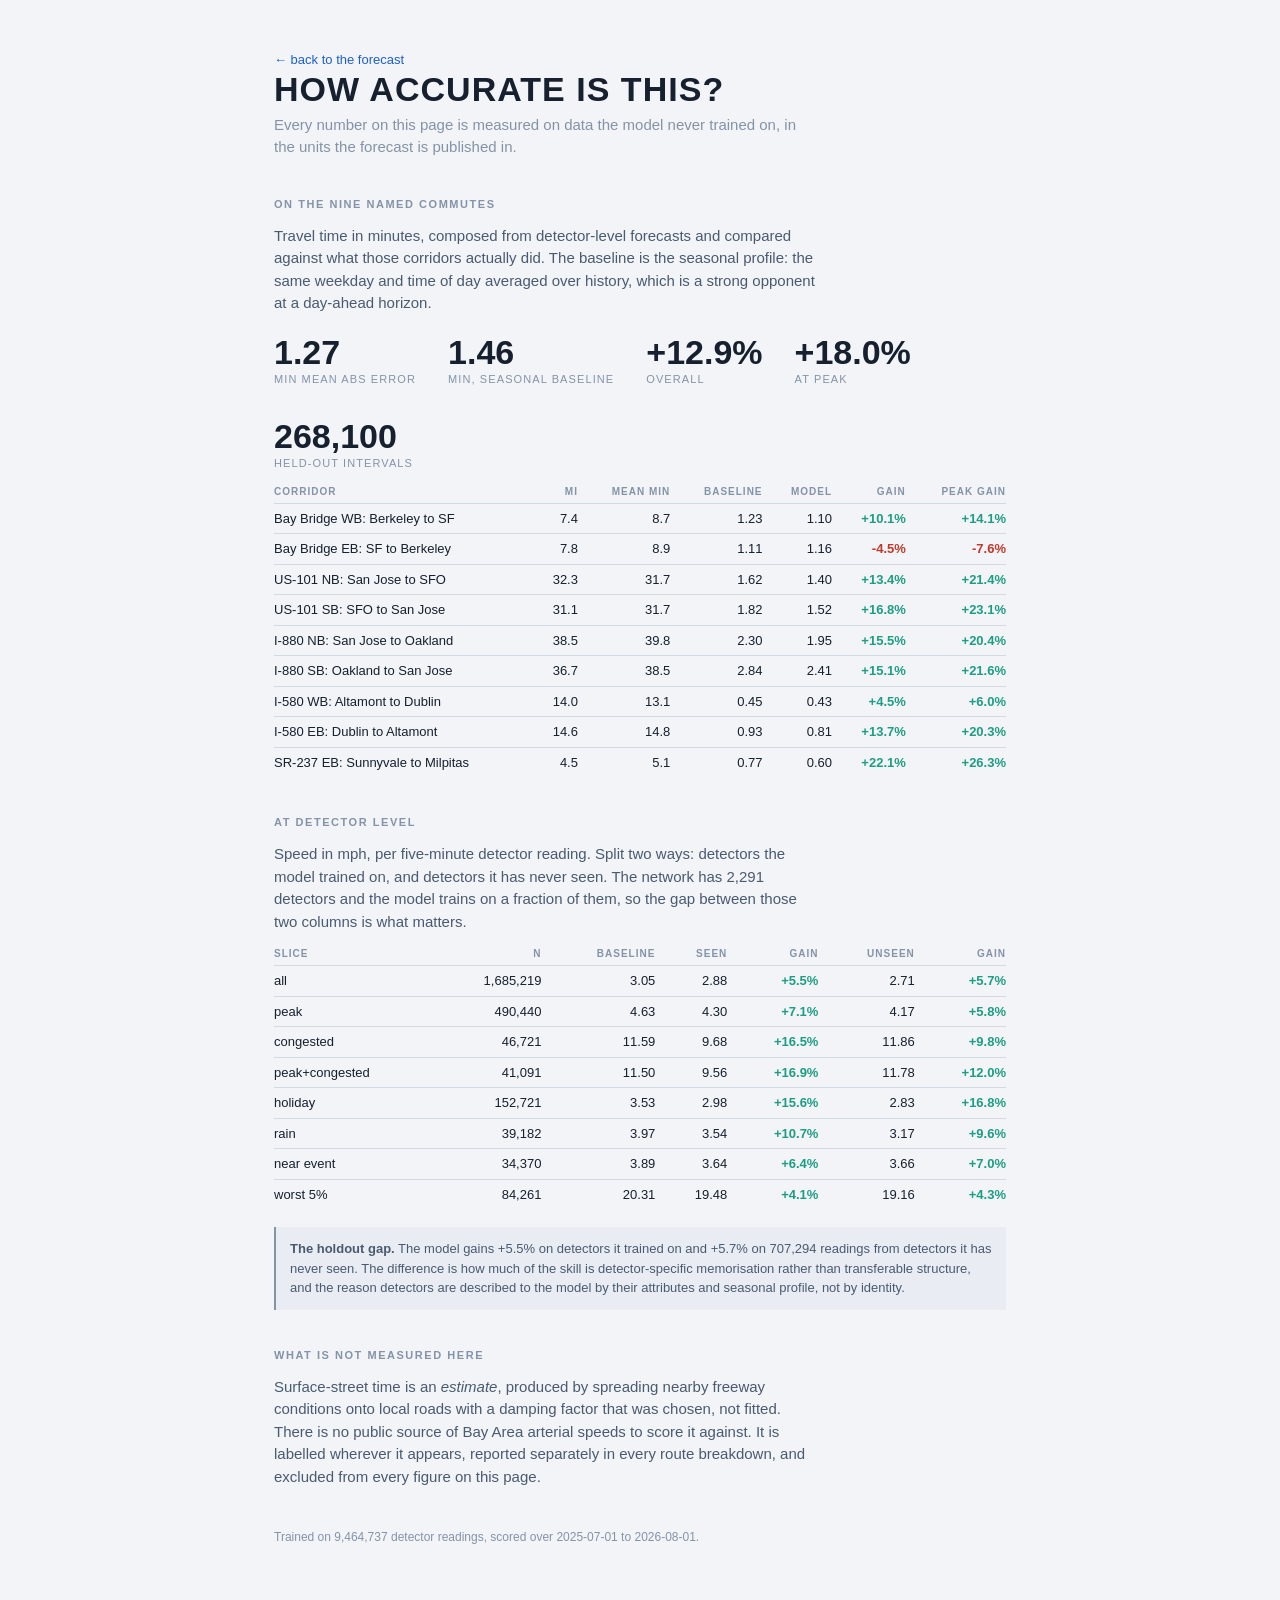
<file: accuracy.html>
<!doctype html>
<html lang="en">
<head>
<meta charset="utf-8">
<meta name="viewport" content="width=device-width, initial-scale=1">
<title>How accurate is this?</title>
<link rel="stylesheet" href="style.css">
<style>
  body { overflow-y: auto; }
  .page { max-width: 780px; margin: 0 auto; padding: 48px 24px 96px; }
  .page h1 { font: 700 34px/1.1 var(--disp); letter-spacing: .03em;
             text-transform: uppercase; margin: 0 0 6px; }
  .page .sub { color: var(--ink-3); margin: 0 0 36px; }
  .page h2 { margin: 40px 0 12px; }
  .page p { color: var(--ink-2); max-width: 65ch; }
  .num { display: flex; gap: 32px; flex-wrap: wrap; margin: 20px 0 8px; }
  .num div { display: grid; gap: 2px; }
  .num b { font: 700 34px/1 var(--disp); font-variant-numeric: tabular-nums; color: var(--ink); }
  .num span { font-size: 11px; letter-spacing: .1em; text-transform: uppercase; color: var(--ink-3); }
  table.data { width: 100%; border-collapse: collapse; margin-top: 14px; font-size: 13px; }
  table.data th { text-align: right; font: 600 10px var(--sans); letter-spacing: .1em;
                  text-transform: uppercase; color: var(--ink-3); padding: 0 0 6px 12px; }
  table.data th:first-child, table.data td:first-child { text-align: left; padding-left: 0; }
  table.data td { padding: 5px 0 5px 12px; text-align: right; border-top: 1px solid var(--line);
                  font-variant-numeric: tabular-nums; }
  .gain { color: var(--free); font-weight: 600; }
  .loss { color: var(--jam); font-weight: 600; }
  .note { border-left: 2px solid var(--estimated); background: var(--panel-2);
          padding: 12px 14px; margin: 18px 0; font-size: 13px; color: var(--ink-2); }
  nav a { color: var(--accent); text-decoration: none; font-size: 13px; }
</style>
</head>
<body>
<div class="page">
  <nav><a href="/">&larr; back to the forecast</a></nav>
  <h1>How accurate is this?</h1>
  <p class="sub">Every number on this page is measured on data the model never
     trained on, in the units the forecast is published in.</p>

  <h2>On the nine named commutes</h2>
  <p>Travel time in minutes, composed from detector-level forecasts and compared
     against what those corridors actually did. The baseline is the seasonal
     profile: the same weekday and time of day averaged over history, which is a
     strong opponent at a day-ahead horizon.</p>
  <div class="num" id="headline"></div>
  <table class="data" id="corridors"></table>

  <h2>At detector level</h2>
  <p>Speed in mph, per five-minute detector reading. Split two ways: detectors
     the model trained on, and detectors it has never seen. The network has 2,291
     detectors and the model trains on a fraction of them, so the gap between
     those two columns is what matters.</p>
  <table class="data" id="slices"></table>

  <div class="note" id="holdout"></div>

  <h2>What is not measured here</h2>
  <p>Surface-street time is an <em>estimate</em>, produced by spreading nearby
     freeway conditions onto local roads with a damping factor that was chosen,
     not fitted. There is no public source of Bay Area arterial speeds to score
     it against. It is labelled wherever it appears, reported separately in every
     route breakdown, and excluded from every figure on this page.</p>
  <p id="generated" style="margin-top:40px;color:var(--ink-3);font-size:12px"></p>
</div>
<script>
const $ = id => document.getElementById(id);
const pct = v => (v >= 0 ? '+' : '') + v.toFixed(1) + '%';
const cls = v => v >= 0 ? 'gain' : 'loss';

(async function () {
  const [route, station] = await Promise.all([
    fetch('data/route_metrics.json').then(r => r.json()).catch(() => null),
    fetch('data/metrics.json').then(r => r.json()).catch(() => null),
  ]);

  if (route) {
    const o = route.overall;
    $('headline').innerHTML = `
      <div><b>${o.weighted_model_mae.toFixed(2)}</b><span>min mean abs error</span></div>
      <div><b>${o.weighted_baseline_mae.toFixed(2)}</b><span>min, seasonal baseline</span></div>
      <div><b class="${cls(o.gain_pct)}">${pct(o.gain_pct)}</b><span>overall</span></div>
      <div><b class="${cls(o.gain_peak_pct)}">${pct(o.gain_peak_pct)}</b><span>at peak</span></div>
      <div><b>${o.intervals.toLocaleString()}</b><span>held-out intervals</span></div>`;
    $('corridors').innerHTML =
      '<tr><th>Corridor</th><th>mi</th><th>mean min</th><th>baseline</th><th>model</th><th>gain</th><th>peak gain</th></tr>' +
      route.corridors.map(c => `<tr>
        <td>${c.name}</td><td>${c.miles.toFixed(1)}</td><td>${c.mean_minutes.toFixed(1)}</td>
        <td>${c.baseline_mae.toFixed(2)}</td><td>${c.model_mae.toFixed(2)}</td>
        <td class="${cls(c.gain_pct)}">${pct(c.gain_pct)}</td>
        <td class="${cls(c.gain_peak)}">${pct(c.gain_peak)}</td></tr>`).join('');
  }

  if (station) {
    const bySlice = new Map();
    for (const r of station.slices) {
      if (!bySlice.has(r.slice)) bySlice.set(r.slice, {});
      bySlice.get(r.slice)[r.stations] = r;
    }
    $('slices').innerHTML =
      '<tr><th>Slice</th><th>n</th><th>baseline</th><th>seen</th><th>gain</th><th>unseen</th><th>gain</th></tr>' +
      [...bySlice].map(([name, r]) => {
        const s = r.seen, u = r.unseen;
        if (!s || !u) return '';
        return `<tr><td>${name}</td><td>${s.n.toLocaleString()}</td>
          <td>${s.baseline_mph.toFixed(2)}</td>
          <td>${s.model_mph.toFixed(2)}</td><td class="${cls(s.gain_pct)}">${pct(s.gain_pct)}</td>
          <td>${u.model_mph.toFixed(2)}</td><td class="${cls(u.gain_pct)}">${pct(u.gain_pct)}</td></tr>`;
      }).join('');

    const all = station.slices.filter(r => r.slice === 'all');
    const seen = all.find(r => r.stations === 'seen'), unseen = all.find(r => r.stations === 'unseen');
    if (seen && unseen) {
      $('holdout').innerHTML = `<b>The holdout gap.</b> The model gains
        ${pct(seen.gain_pct)} on detectors it trained on and ${pct(unseen.gain_pct)} on
        ${unseen.n.toLocaleString()} readings from detectors it has never seen. The
        difference is how much of the skill is detector-specific memorisation
        rather than transferable structure, and the reason detectors are described
        to the model by their attributes and seasonal profile, not by identity.`;
    }
  }
  $('generated').textContent = 'Trained on ' +
    (station ? station.train_rows.toLocaleString() + ' detector readings' : '—') +
    (route ? ', scored over ' + route.overall.window.join(' to ') : '') + '.';
})();
</script>
</body>
</html>
</file>
<file: style.css>
/* site/style.css
   Ground is a cold slate with a blue bias. The speed scale is the only
   saturated colour in the interface. */

:root {
  --ground:      #f2f4f7;
  --panel:       #ffffff;
  --panel-2:     #e9edf3;
  --line:        #d3dae4;
  --ink:         #16202e;
  --ink-2:       #4a5a70;
  --ink-3:       #8493a8;
  --accent:      #1d5fd0;
  --measured:    #1d5fd0;
  --estimated:   #8493a8;

  --free:  #1f9d84;
  --ok:    #7cb342;
  --slow:  #e8a020;
  --heavy: #dd6a1f;
  --jam:   #c0392b;

  --mono: ui-monospace, "SF Mono", "JetBrains Mono", Menlo, monospace;
  --sans: -apple-system, BlinkMacSystemFont, "Segoe UI", Roboto, sans-serif;
  --disp: "Avenir Next Condensed", "Roboto Condensed", "Helvetica Neue", var(--sans);
}

:root:not([data-theme="light"]) { }
@media (prefers-color-scheme: dark) {
  :root:not([data-theme="light"]) {
    --ground:  #0e141c;
    --panel:   #161e29;
    --panel-2: #1d2836;
    --line:    #2a3746;
    --ink:     #e7edf5;
    --ink-2:   #a5b4c8;
    --ink-3:   #6b7d94;
    --accent:  #5b9dff;
    --measured:#5b9dff;
    --estimated:#6b7d94;
  }
}
:root[data-theme="dark"] {
  --ground:  #0e141c;  --panel: #161e29;  --panel-2: #1d2836;
  --line:    #2a3746;  --ink:   #e7edf5;  --ink-2:   #a5b4c8;
  --ink-3:   #6b7d94;  --accent:#5b9dff;  --measured:#5b9dff;
  --estimated:#6b7d94;
}

* { box-sizing: border-box; }
html, body { height: 100%; margin: 0; }
body {
  background: var(--ground);
  color: var(--ink);
  font: 15px/1.5 var(--sans);
  -webkit-font-smoothing: antialiased;
}

.shell { display: grid; grid-template-columns: 1fr 400px; height: 100vh; }
@media (max-width: 900px) {
  .shell { grid-template-columns: 1fr; grid-template-rows: 55vh 1fr; }
}

/* ---- map ---------------------------------------------------------------- */
#map { height: 100%; background: var(--panel-2); }
.leaflet-container { font: 13px var(--sans); }

.scrubber {
  position: absolute; left: 16px; right: 16px; bottom: 16px; z-index: 500;
  background: var(--panel); border: 1px solid var(--line); border-radius: 4px;
  padding: 10px 14px 12px; display: grid; gap: 8px;
  box-shadow: 0 6px 24px rgb(0 0 0 / 12%);
}
.scrubber .row { display: flex; align-items: baseline; gap: 12px; }
.scrubber time {
  font: 600 17px/1 var(--disp); letter-spacing: .02em; text-transform: uppercase;
}
.scrubber .hint { color: var(--ink-3); font-size: 12px; margin-left: auto; }
input[type="range"] { width: 100%; accent-color: var(--accent); }

.legend { display: flex; gap: 0; align-items: center; font-size: 11px; }
.legend i { width: 26px; height: 8px; display: block; }
.legend span { color: var(--ink-3); padding: 0 6px; }

/* ---- panel -------------------------------------------------------------- */
.panel {
  background: var(--panel); border-left: 1px solid var(--line);
  overflow-y: auto; display: flex; flex-direction: column;
}
/* Children must not shrink. The panel is a scrolling flex column, and flex
   items default to shrinking, which squeezed the week grid into a sliver with
   its own scrollbar instead of letting the panel scroll. */
.panel > section, .panel > details, .panel > footer { flex: none; }
.panel > section { padding: 18px 20px; border-bottom: 1px solid var(--line); }

/* Collapsible sections. Plan a drive is deliberately not one of them: it is
   what the page is for and should never need a click to reach. */
.fold { border-bottom: 1px solid var(--line); }
.fold > summary {
  padding: 16px 20px; cursor: pointer; list-style: none;
  display: flex; align-items: center; gap: 8px; user-select: none;
}
.fold > summary::-webkit-details-marker { display: none; }
.fold > summary::after {
  content: ""; margin-left: auto; width: 7px; height: 7px;
  border-right: 1.5px solid var(--ink-3); border-bottom: 1.5px solid var(--ink-3);
  transform: rotate(45deg) translate(-2px, -2px); transition: transform .15s ease;
}
.fold[open] > summary::after { transform: rotate(225deg) translate(-2px, -2px); }
.fold > summary:hover { background: var(--panel-2); }
.fold > summary:focus-visible { outline: 2px solid var(--accent); outline-offset: -2px; }
.fold > summary h2 { margin: 0; }
.fold > summary #weekName { color: var(--ink-2); font-weight: 400; letter-spacing: 0; }
.fold > *:not(summary) { padding: 0 20px 18px; }
@media (prefers-reduced-motion: reduce) {
  .fold > summary::after { transition: none; }
}

.masthead { display: grid; gap: 2px; }
.masthead h1 {
  margin: 0; font: 700 22px/1.1 var(--disp);
  letter-spacing: .04em; text-transform: uppercase;
}
.masthead p { margin: 0; color: var(--ink-3); font-size: 12.5px; }

h2 {
  margin: 0 0 12px; font: 600 11px/1 var(--sans);
  letter-spacing: .14em; text-transform: uppercase; color: var(--ink-3);
}

.field { display: grid; grid-template-columns: 20px 1fr; gap: 10px; align-items: center; margin-bottom: 8px; }
.pin {
  width: 20px; height: 20px; border-radius: 50%; display: grid; place-items: center;
  font: 700 11px var(--mono); color: #fff;
}
.pin.a { background: var(--ink); }
.pin.b { background: var(--accent); }
.field input {
  width: 100%; padding: 7px 9px; font: 13px var(--mono);
  background: var(--panel-2); color: var(--ink);
  border: 1px solid var(--line); border-radius: 3px;
}

.modes { display: flex; gap: 0; margin: 12px 0 10px; }
.modes button {
  flex: 1; padding: 7px 0; font: 600 12px var(--sans); cursor: pointer;
  background: var(--panel-2); color: var(--ink-2);
  border: 1px solid var(--line); border-right: none;
}
.modes button:last-child { border-right: 1px solid var(--line); }
.modes button[aria-pressed="true"] { background: var(--accent); color: #fff; border-color: var(--accent); }
.when { display: flex; gap: 8px; }
.when input { flex: 1; padding: 7px 9px; font: 13px var(--mono);
  background: var(--panel-2); color: var(--ink); border: 1px solid var(--line); border-radius: 3px; }

button.go {
  width: 100%; margin-top: 10px; padding: 10px; cursor: pointer;
  background: var(--accent); color: #fff; border: none; border-radius: 3px;
  font: 600 13px var(--sans); letter-spacing: .03em;
}
button.go:disabled { opacity: .5; cursor: default; }

/* ---- answer ------------------------------------------------------------- */
.answer { display: none; }
.answer.on { display: block; }
.headline { display: flex; align-items: baseline; gap: 10px; }
.headline .big { font: 700 42px/1 var(--disp); font-variant-numeric: tabular-nums; }
.headline .unit { font: 600 13px var(--sans); color: var(--ink-3); }
.headline .arrive { margin-left: auto; text-align: right; font-size: 12.5px; color: var(--ink-2); }
.headline .arrive b { display: block; font: 600 16px var(--mono); color: var(--ink); }

.split { margin-top: 14px; }
.bar { display: flex; height: 8px; border-radius: 2px; overflow: hidden; background: var(--panel-2); }
.bar i { display: block; height: 100%; }
.bar .m { background: var(--measured); }
.bar .e { background: repeating-linear-gradient(45deg,
            var(--estimated), var(--estimated) 3px, transparent 3px, transparent 6px);
          border: 1px solid var(--estimated); border-left: none; }
.splitkey { display: flex; justify-content: space-between; margin-top: 6px;
  font-size: 11.5px; color: var(--ink-2); font-variant-numeric: tabular-nums; }

.caveat { margin-top: 10px; padding: 9px 11px; background: var(--panel-2);
  border-left: 2px solid var(--estimated); font-size: 12px; color: var(--ink-2); }

.evnote { margin-top: 8px; padding: 9px 11px; background: var(--panel-2);
  border-left: 2px solid var(--accent); font-size: 12px; color: var(--ink-2); }
.evnote b { color: var(--ink); font-weight: 600; }

.band { margin-top: 2px; font-size: 12px; color: var(--ink-3); }
.band b { color: var(--ink-2); font-weight: 600; font-variant-numeric: tabular-nums; }

table.segs { width: 100%; border-collapse: collapse; margin-top: 14px; font-size: 12px; }
table.segs th { text-align: left; font: 600 10px var(--sans); letter-spacing: .1em;
  text-transform: uppercase; color: var(--ink-3); padding-bottom: 5px; }
table.segs td { padding: 3px 0; font-variant-numeric: tabular-nums; border-top: 1px solid var(--line); }
table.segs td.n { text-align: right; font-family: var(--mono); }
table.segs tr.est td { color: var(--ink-3); font-style: italic; }

canvas.chart { width: 100%; height: 110px; display: block; }

/* ---- week grid ---------------------------------------------------------- */
.week > div { overflow-x: auto; }
table.grid { border-collapse: collapse; font-size: 10px; }
table.grid th { font: 600 9px var(--sans); letter-spacing: .08em; color: var(--ink-3);
  text-transform: uppercase; padding: 0 3px 4px; }
table.grid th.rowhead { text-align: right; padding-right: 6px; white-space: nowrap; }
table.grid td { width: 13px; height: 13px; padding: 0; border: 1px solid var(--panel); }
table.grid td:hover { outline: 2px solid var(--ink); outline-offset: -2px; }

.corridors { display: grid; gap: 2px; }
.corridor { display: grid; grid-template-columns: 1fr auto auto; gap: 10px;
  align-items: baseline; padding: 5px 0; border-top: 1px solid var(--line); font-size: 12.5px; }
.corridor .nm { color: var(--ink); }
.corridor .now { font: 600 13px var(--mono); font-variant-numeric: tabular-nums; }
.corridor .vs { font-size: 11px; font-variant-numeric: tabular-nums; width: 46px; text-align: right; }
.up { color: var(--jam); }
.down { color: var(--free); }

.events li { list-style: none; display: grid; grid-template-columns: 62px 1fr;
  gap: 8px; padding: 5px 0; border-top: 1px solid var(--line); font-size: 12px; }
.events ul { margin: 0; list-style: none; }
.events .t { font: 600 11px var(--mono); color: var(--ink-3); }
.events .v { color: var(--ink-3); font-size: 11px; }

footer { padding: 16px 20px 28px; color: var(--ink-3); font-size: 11.5px; }
footer a { color: var(--ink-2); }

/* ---- place search ------------------------------------------------------- */
.search { position: relative; }
.search input { width: 100%; padding: 7px 9px; font: 13px var(--sans);
  background: var(--panel-2); color: var(--ink);
  border: 1px solid var(--line); border-radius: 3px; }
.search input::placeholder { color: var(--ink-3); }

ul.suggest {
  position: absolute; z-index: 900; top: calc(100% + 3px); left: 0; right: 0;
  margin: 0; padding: 4px 0; list-style: none; max-height: 260px; overflow-y: auto;
  background: var(--panel); border: 1px solid var(--line); border-radius: 3px;
  box-shadow: 0 8px 26px rgb(0 0 0 / 16%);
}
ul.suggest li { padding: 6px 10px; cursor: pointer; display: grid; gap: 1px; }
ul.suggest li:hover, ul.suggest li.on { background: var(--panel-2); }
ul.suggest b { font-weight: 600; font-size: 13px; }
ul.suggest span { font-size: 11.5px; color: var(--ink-3); }
ul.suggest li.outside b { color: var(--ink-3); }

/* ---- inference toggle --------------------------------------------------- */
.scrubber .row.foot { margin-top: -2px; }
.scrubber .row.foot .hint:last-child { margin-left: auto; font-variant-numeric: tabular-nums; }
button.toggle {
  margin-left: auto; display: flex; align-items: center; gap: 7px; cursor: pointer;
  background: none; border: none; padding: 2px 0; color: var(--ink-3);
  font: 600 11px var(--sans); letter-spacing: .04em;
}
button.toggle i {
  width: 24px; height: 3px; border-radius: 2px; background: var(--ink-3); opacity: .4;
  box-shadow: 0 4px 0 -1px var(--ink-3);
}
button.toggle[aria-pressed="true"] { color: var(--ink); }
button.toggle[aria-pressed="true"] i { opacity: 1; background: var(--accent);
  box-shadow: 0 4px 0 -1px var(--accent); }

table.segs td i { font-style: italic; color: var(--ink-3); }

footer #freshness { color: var(--ink-2); }
footer #freshness.stale { color: var(--jam); font-weight: 600; }

p.note { margin: 10px 0 0; padding: 9px 11px; background: var(--panel-2);
  border-left: 2px solid var(--slow); font-size: 12px; color: var(--ink-2); }
</file>
